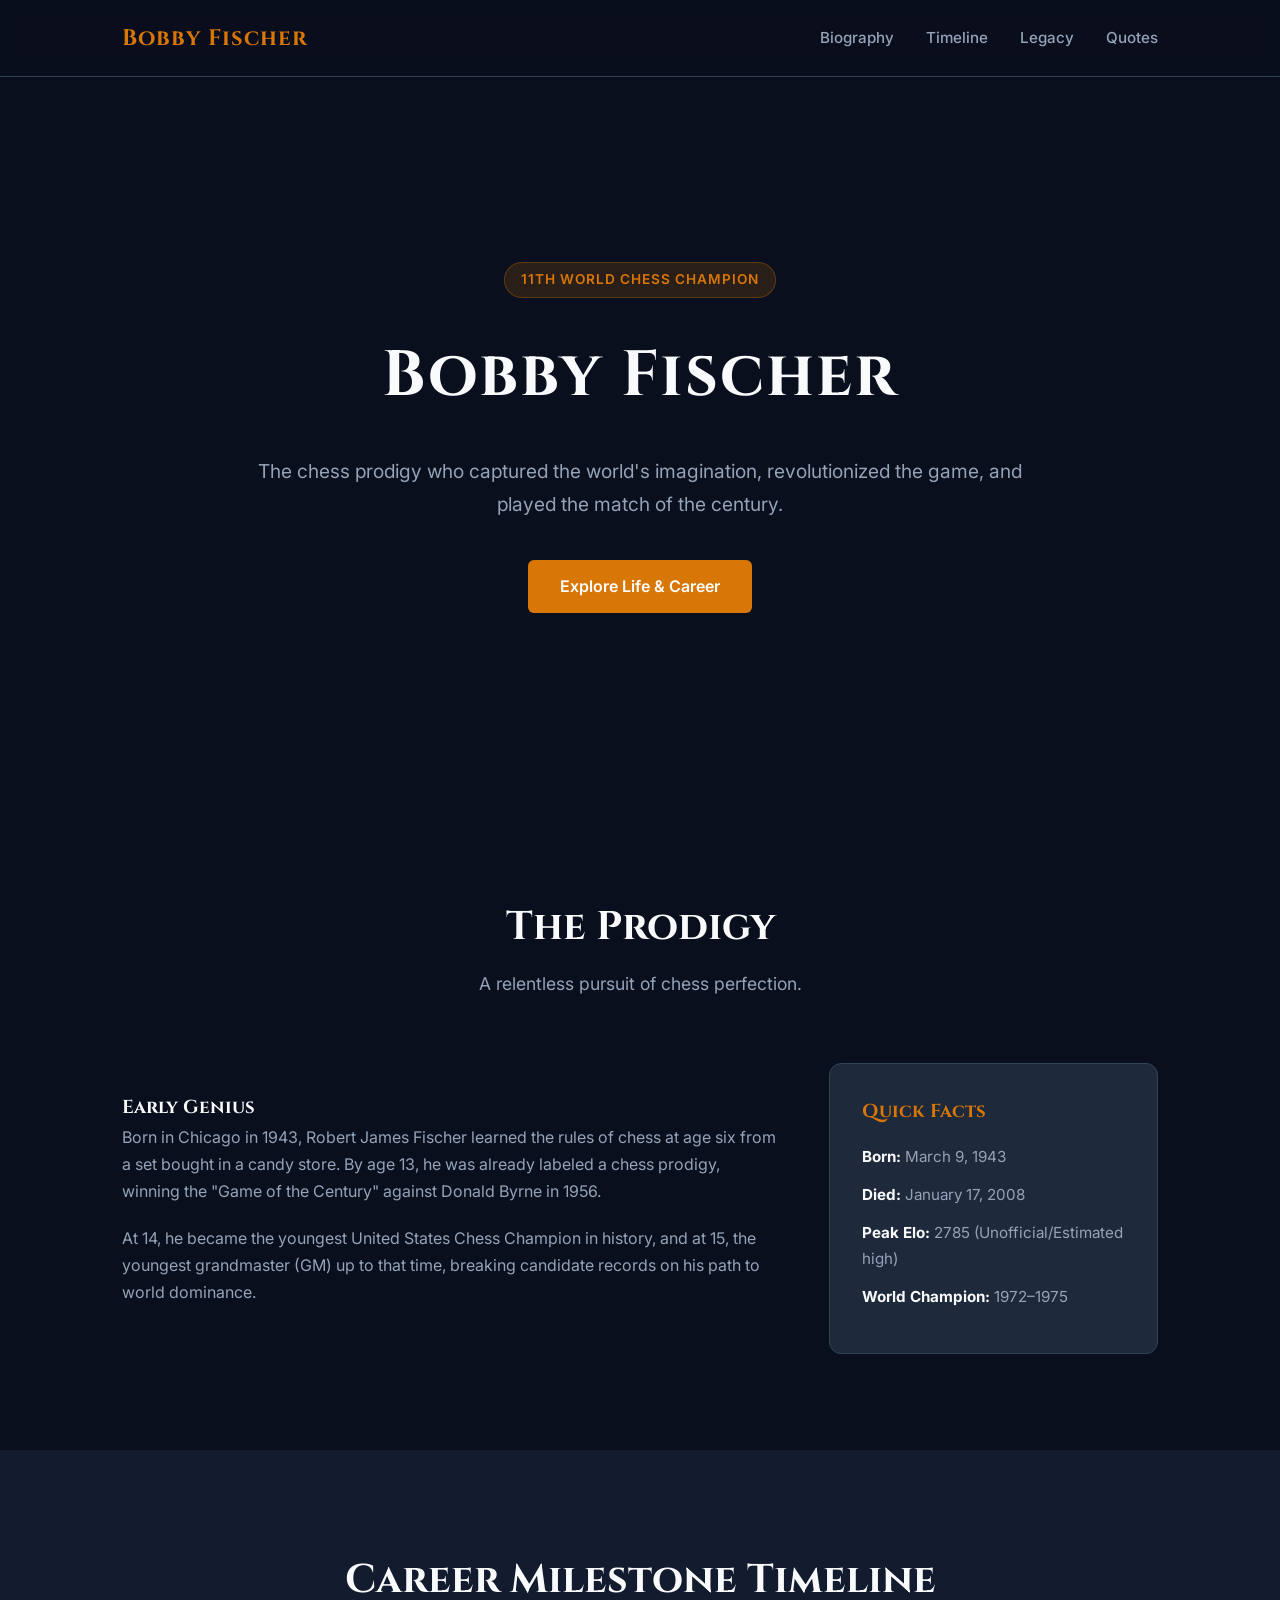
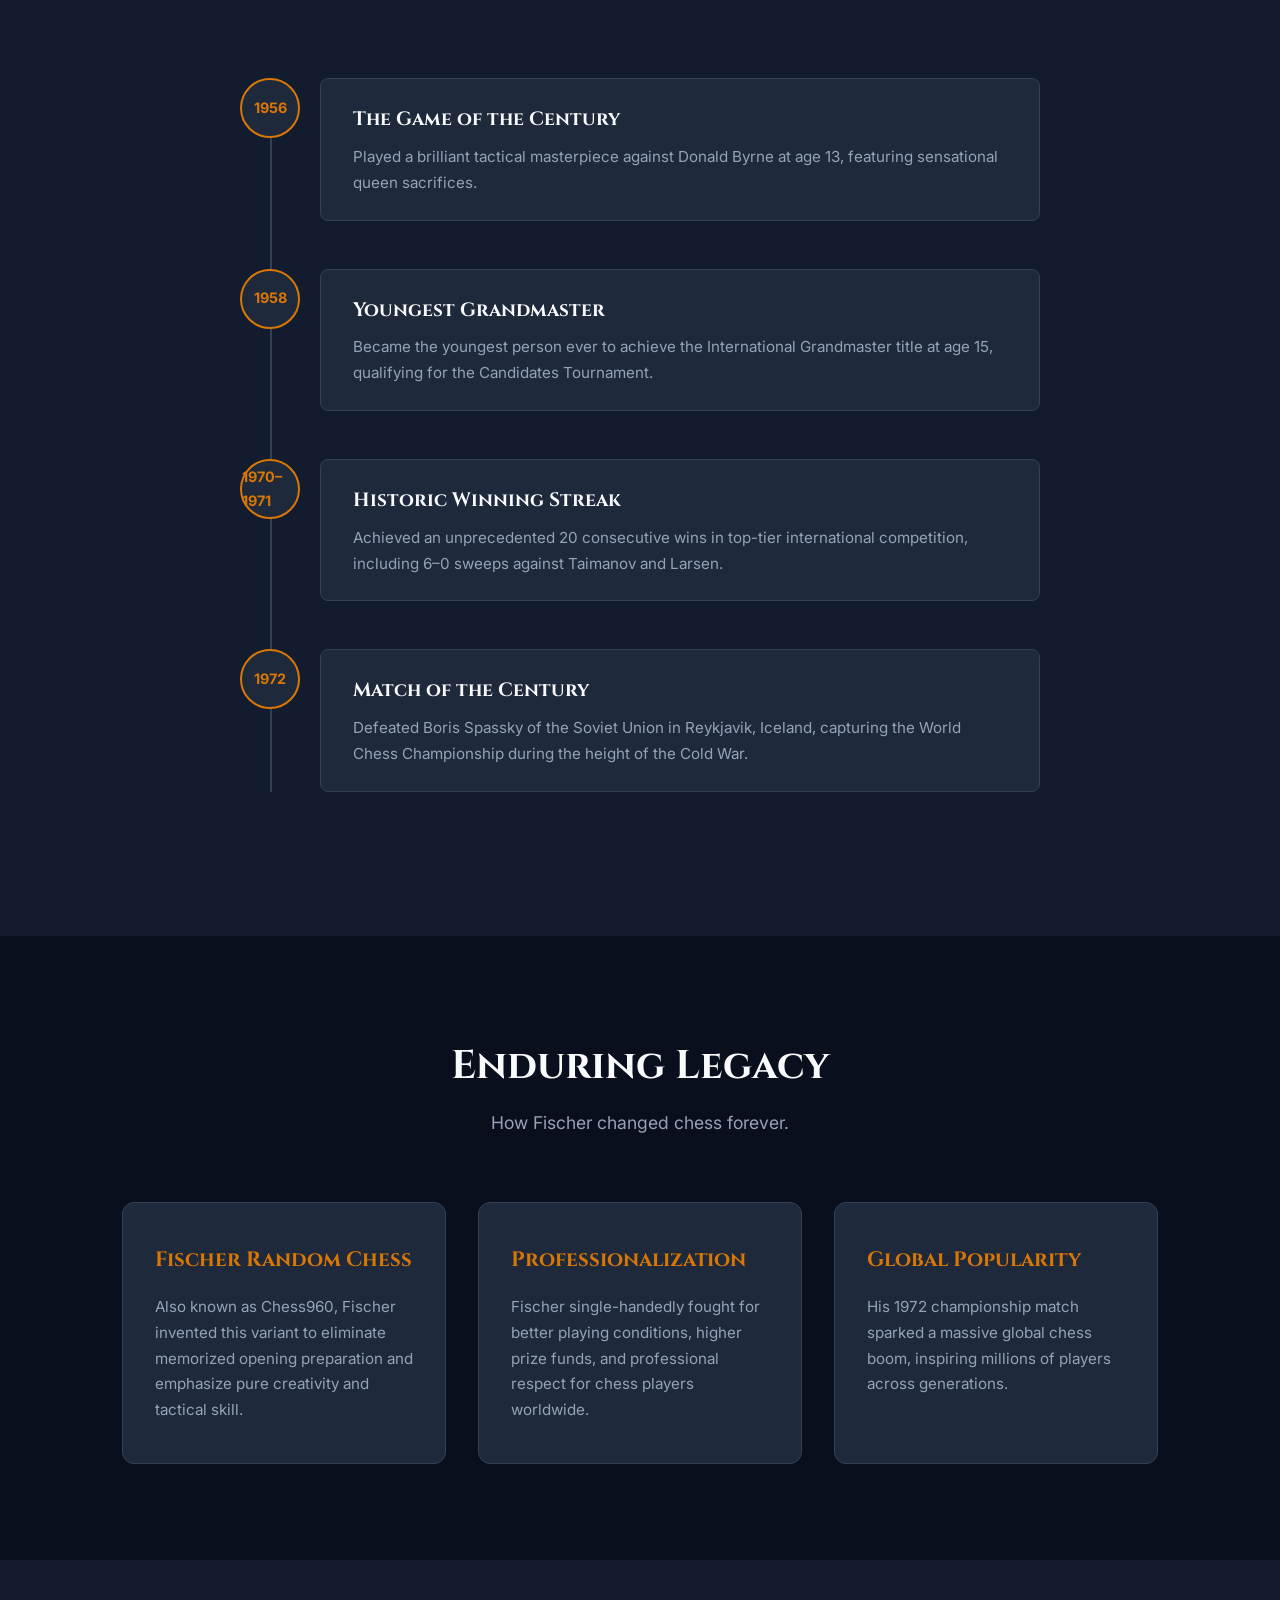
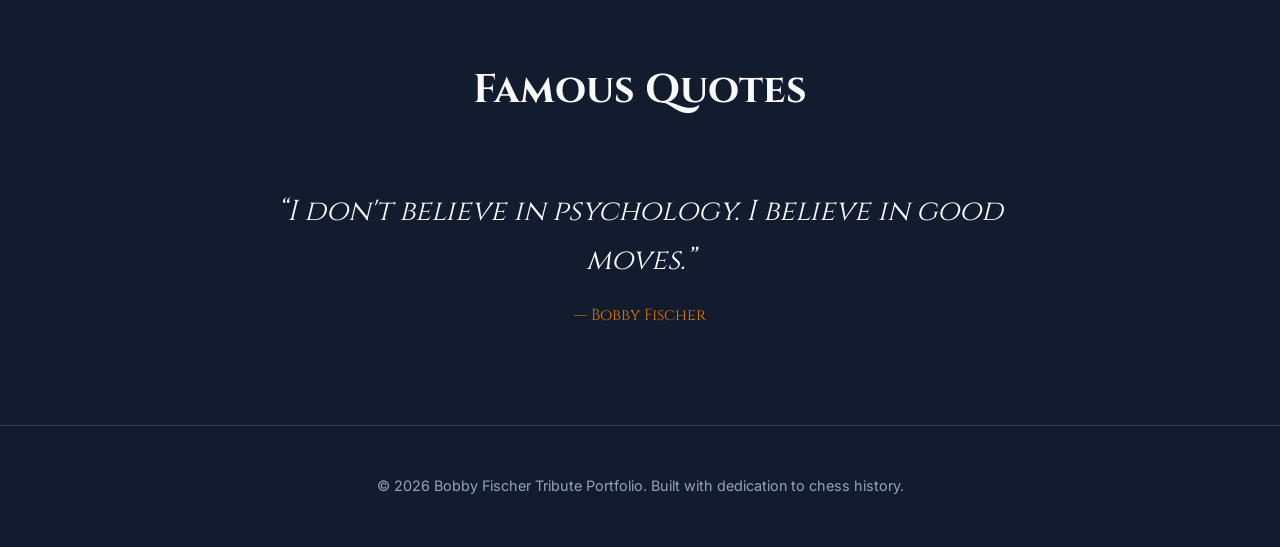
<file: virus/bobby-fischer/index.html>
<!DOCTYPE html>
<html lang="en">
<head>
    <meta charset="UTF-8">
    <meta name="viewport" content="width=device-width, initial-scale=1.0">
    <title>Bobby Fischer | The Legend of Chess</title>
    <link rel="stylesheet" href="style.css">
    <link rel="preconnect" href="https://fonts.googleapis.com">
    <link rel="preconnect" href="https://fonts.gstatic.com" crossorigin>
    <link href="https://fonts.googleapis.com/css2?family=Cinzel:wght@600;700;900&family=Inter:wght@300;400;500;600;700&display=swap" rel="stylesheet">
</head>
<body>
    <!-- Header & Navigation -->
    <header class="header">
        <div class="nav-container">
            <a href="#" class="logo">Bobby Fischer</a>
            <nav class="nav-links">
                <a href="#biography">Biography</a>
                <a href="#timeline">Timeline</a>
                <a href="#legacy">Legacy</a>
                <a href="#quotes">Quotes</a>
            </nav>
        </div>
    </header>

    <!-- Hero Section -->
    <section class="hero">
        <div class="hero-content">
            <span class="badge">11th World Chess Champion</span>
            <h1>Bobby Fischer</h1>
            <p>The chess prodigy who captured the world's imagination, revolutionized the game, and played the match of the century.</p>
            <a href="#biography" class="btn primary-btn">Explore Life & Career</a>
        </div>
    </section>

    <!-- Biography Section -->
    <section id="biography" class="section">
        <div class="container">
            <div class="section-header">
                <h2>The Prodigy</h2>
                <p>A relentless pursuit of chess perfection.</p>
            </div>
            <div class="bio-grid">
                <div class="bio-text">
                    <h3>Early Genius</h3>
                    <p>Born in Chicago in 1943, Robert James Fischer learned the rules of chess at age six from a set bought in a candy store. By age 13, he was already labeled a chess prodigy, winning the "Game of the Century" against Donald Byrne in 1956.</p>
                    <p>At 14, he became the youngest United States Chess Champion in history, and at 15, the youngest grandmaster (GM) up to that time, breaking candidate records on his path to world dominance.</p>
                </div>
                <div class="bio-card">
                    <h3>Quick Facts</h3>
                    <ul>
                        <li><strong>Born:</strong> March 9, 1943</li>
                        <li><strong>Died:</strong> January 17, 2008</li>
                        <li><strong>Peak Elo:</strong> 2785 (Unofficial/Estimated high)</li>
                        <li><strong>World Champion:</strong> 1972–1975</li>
                    </ul>
                </div>
            </div>
        </div>
    </section>

    <!-- Timeline Section -->
    <section id="timeline" class="section bg-secondary">
        <div class="container">
            <div class="section-header">
                <h2>Career Milestone Timeline</h2>
            </div>
            <div class="timeline">
                <div class="timeline-item">
                    <div class="timeline-year">1956</div>
                    <div class="timeline-content">
                        <h3>The Game of the Century</h3>
                        <p>Played a brilliant tactical masterpiece against Donald Byrne at age 13, featuring sensational queen sacrifices.</p>
                    </div>
                </div>
                <div class="timeline-item">
                    <div class="timeline-year">1958</div>
                    <div class="timeline-content">
                        <h3>Youngest Grandmaster</h3>
                        <p>Became the youngest person ever to achieve the International Grandmaster title at age 15, qualifying for the Candidates Tournament.</p>
                    </div>
                </div>
                <div class="timeline-item">
                    <div class="timeline-year">1970–1971</div>
                    <div class="timeline-content">
                        <h3>Historic Winning Streak</h3>
                        <p>Achieved an unprecedented 20 consecutive wins in top-tier international competition, including 6–0 sweeps against Taimanov and Larsen.</p>
                    </div>
                </div>
                <div class="timeline-item">
                    <div class="timeline-year">1972</div>
                    <div class="timeline-content">
                        <h3>Match of the Century</h3>
                        <p>Defeated Boris Spassky of the Soviet Union in Reykjavik, Iceland, capturing the World Chess Championship during the height of the Cold War.</p>
                    </div>
                </div>
            </div>
        </div>
    </section>

    <!-- Legacy Section -->
    <section id="legacy" class="section">
        <div class="container">
            <div class="section-header">
                <h2>Enduring Legacy</h2>
                <p>How Fischer changed chess forever.</p>
            </div>
            <div class="legacy-grid">
                <div class="card">
                    <h3>Fischer Random Chess</h3>
                    <p>Also known as Chess960, Fischer invented this variant to eliminate memorized opening preparation and emphasize pure creativity and tactical skill.</p>
                </div>
                <div class="card">
                    <h3>Professionalization</h3>
                    <p>Fischer single-handedly fought for better playing conditions, higher prize funds, and professional respect for chess players worldwide.</p>
                </div>
                <div class="card">
                    <h3>Global Popularity</h3>
                    <p>His 1972 championship match sparked a massive global chess boom, inspiring millions of players across generations.</p>
                </div>
            </div>
        </div>
    </section>

    <!-- Quotes Section -->
    <section id="quotes" class="section bg-secondary">
        <div class="container text-center">
            <div class="section-header">
                <h2>Famous Quotes</h2>
            </div>
            <blockquote class="quote">
                &ldquo;I don't believe in psychology. I believe in good moves.&rdquo;
                <footer>— Bobby Fischer</footer>
            </blockquote>
        </div>
    </section>

    <!-- Footer -->
    <footer class="footer">
        <div class="container footer-content">
            <p>&copy; 2026 Bobby Fischer Tribute Portfolio. Built with dedication to chess history.</p>
        </div>
    </footer>
</body>
</html>
</file>
<file: virus/bobby-fischer/style.css>
:root {
    --bg-primary: #0a0f1d;
    --bg-secondary: #131b2e;
    --bg-card: #1e293b;
    --text-primary: #f8fafc;
    --text-secondary: #94a3b8;
    --accent: #d97706;
    --accent-hover: #b45309;
    --border: #334155;
    --shadow: 0 10px 25px -5px rgba(0, 0, 0, 0.4);
    --transition: all 0.3s cubic-bezier(0.4, 0, 0.2, 1);
}

* {
    margin: 0;
    padding: 0;
    box-sizing: border-box;
}

body {
    font-family: 'Inter', sans-serif;
    background-color: var(--bg-primary);
    color: var(--text-primary);
    line-height: 1.7;
}

h1, h2, h3, h4, .logo {
    font-family: 'Cinzel', serif;
}

a {
    text-decoration: none;
    color: inherit;
}

ul {
    list-style: none;
}

.container {
    max-width: 1100px;
    margin: 0 auto;
    padding: 0 2rem;
}

.bg-secondary {
    background-color: var(--bg-secondary);
}

.text-center {
    text-align: center;
}

/* Header */
.header {
    position: sticky;
    top: 0;
    z-index: 100;
    background: rgba(10, 15, 29, 0.9);
    backdrop-filter: blur(10px);
    border-bottom: 1px solid var(--border);
}

.nav-container {
    display: flex;
    justify-content: space-between;
    align-items: center;
    max-width: 1100px;
    margin: 0 auto;
    padding: 1.2rem 2rem;
}

.logo {
    font-size: 1.4rem;
    font-weight: 700;
    color: var(--accent);
    letter-spacing: 1px;
}

.nav-links {
    display: flex;
    gap: 2rem;
}

.nav-links a {
    color: var(--text-secondary);
    font-weight: 500;
    font-size: 0.95rem;
    transition: var(--transition);
}

.nav-links a:hover {
    color: var(--accent);
}

/* Hero Section */
.hero {
    min-height: 80vh;
    background: linear-gradient(rgba(10, 15, 29, 0.75), rgba(10, 15, 29, 0.95)), url('https://images.unsplash.com/photo-1529699211952-734e80c4d42b?auto=format&fit=crop&w=1920&q=80') center/cover no-repeat;
    display: flex;
    align-items: center;
    text-align: center;
    padding: 4rem 2rem;
}

.hero-content {
    max-width: 800px;
    margin: 0 auto;
}

.badge {
    display: inline-block;
    background: rgba(217, 119, 6, 0.15);
    color: var(--accent);
    border: 1px solid rgba(217, 119, 6, 0.3);
    padding: 0.35rem 1rem;
    border-radius: 9999px;
    font-size: 0.85rem;
    font-weight: 600;
    letter-spacing: 1px;
    margin-bottom: 1.5rem;
    text-transform: uppercase;
}

.hero h1 {
    font-size: 4rem;
    margin-bottom: 1.5rem;
    color: var(--text-primary);
    letter-spacing: 2px;
}

.hero p {
    font-size: 1.2rem;
    color: var(--text-secondary);
    margin-bottom: 2.5rem;
}

.btn {
    display: inline-block;
    padding: 0.8rem 2rem;
    border-radius: 6px;
    font-weight: 600;
    transition: var(--transition);
}

.primary-btn {
    background: var(--accent);
    color: #fff;
}

.primary-btn:hover {
    background: var(--accent-hover);
    transform: translateY(-2px);
}

/* Sections */
.section {
    padding: 6rem 0;
}

.section-header {
    text-align: center;
    margin-bottom: 4rem;
}

.section-header h2 {
    font-size: 2.5rem;
    margin-bottom: 0.5rem;
}

.section-header p {
    color: var(--text-secondary);
    font-size: 1.1rem;
}

/* Bio */
.bio-grid {
    display: grid;
    grid-template-columns: 2fr 1fr;
    gap: 3rem;
    align-items: center;
}

.bio-text p {
    margin-bottom: 1.2rem;
    color: var(--text-secondary);
}

.bio-card {
    background: var(--bg-card);
    border: 1px solid var(--border);
    padding: 2rem;
    border-radius: 12px;
}

.bio-card h3 {
    margin-bottom: 1rem;
    color: var(--accent);
}

.bio-card ul li {
    margin-bottom: 0.75rem;
    color: var(--text-secondary);
    font-size: 0.95rem;
}

.bio-card ul li strong {
    color: var(--text-primary);
}

/* Timeline */
.timeline {
    position: relative;
    max-width: 800px;
    margin: 0 auto;
}

.timeline::before {
    content: '';
    position: absolute;
    left: 30px;
    top: 0;
    bottom: 0;
    width: 2px;
    background: var(--border);
}

.timeline-item {
    position: relative;
    margin-bottom: 3rem;
    padding-left: 80px;
}

.timeline-year {
    position: absolute;
    left: 0;
    top: 0;
    width: 60px;
    height: 60px;
    background: var(--bg-card);
    border: 2px solid var(--accent);
    border-radius: 50%;
    display: flex;
    align-items: center;
    justify-content: center;
    font-weight: 700;
    color: var(--accent);
    font-size: 0.9rem;
}

.timeline-content {
    background: var(--bg-card);
    border: 1px solid var(--border);
    padding: 1.5rem 2rem;
    border-radius: 8px;
}

.timeline-content h3 {
    margin-bottom: 0.5rem;
    font-size: 1.2rem;
}

.timeline-content p {
    color: var(--text-secondary);
    font-size: 0.95rem;
}

/* Legacy */
.legacy-grid {
    display: grid;
    grid-template-columns: repeat(auto-fit, minmax(300px, 1fr));
    gap: 2rem;
}

.card {
    background: var(--bg-card);
    border: 1px solid var(--border);
    padding: 2.5rem 2rem;
    border-radius: 12px;
    transition: var(--transition);
}

.card:hover {
    transform: translateY(-5px);
    border-color: var(--accent);
    box-shadow: var(--shadow);
}

.card h3 {
    margin-bottom: 1rem;
    font-size: 1.3rem;
    color: var(--accent);
}

.card p {
    color: var(--text-secondary);
    font-size: 0.95rem;
}

/* Quotes */
.quote {
    font-family: 'Cinzel', serif;
    font-size: 1.8rem;
    font-style: italic;
    max-width: 800px;
    margin: 0 auto;
    color: var(--text-primary);
}

.quote footer {
    margin-top: 1rem;
    font-size: 1rem;
    font-style: normal;
    color: var(--accent);
}

/* Footer */
.footer {
    background: var(--bg-secondary);
    border-top: 1px solid var(--border);
    padding: 3rem 0;
    text-align: center;
    color: var(--text-secondary);
    font-size: 0.9rem;
}

@media (max-width: 768px) {
    .hero h1 {
        font-size: 2.8rem;
    }
    .bio-grid {
        grid-template-columns: 1fr;
    }
    .nav-links {
        display: none;
    }
}
</file>
